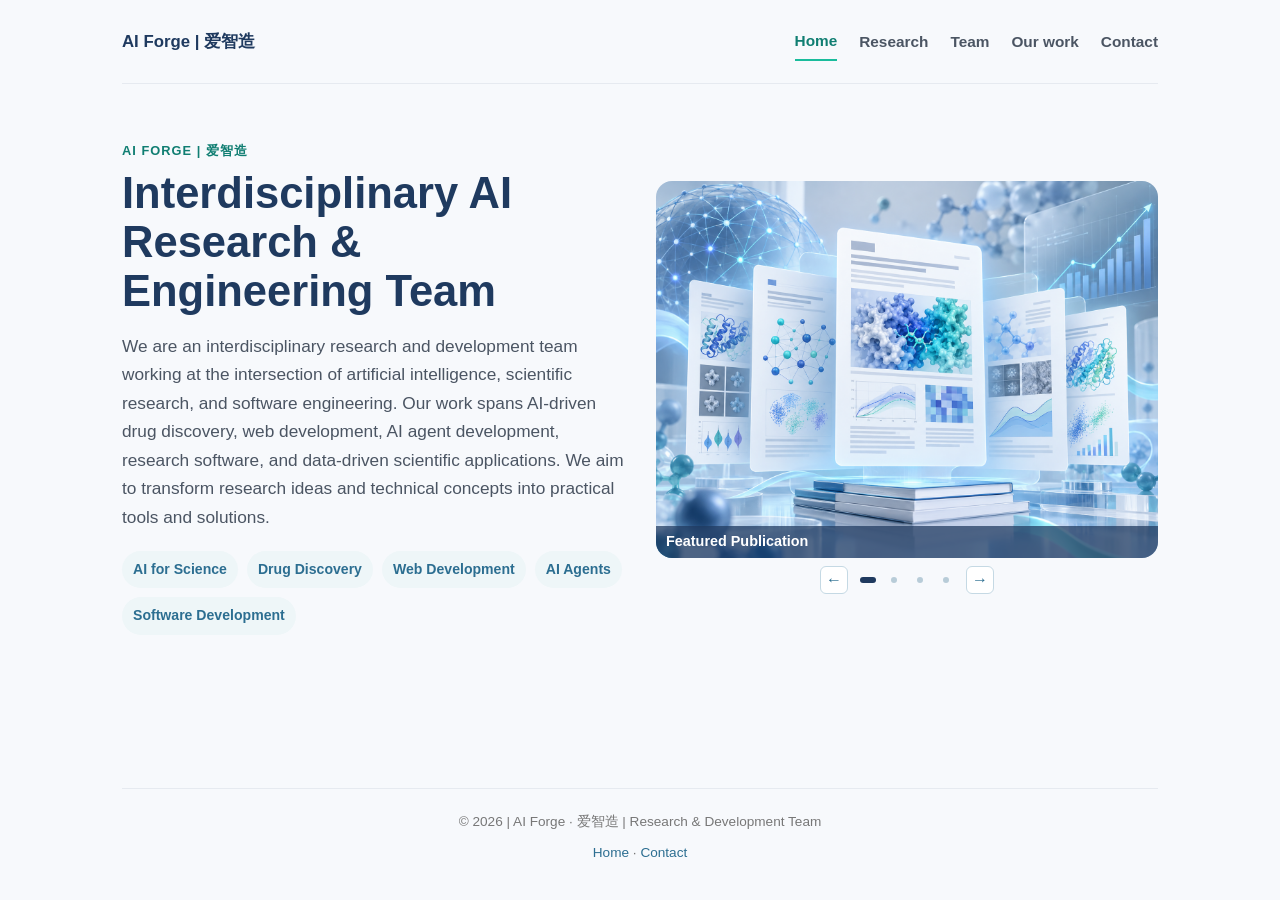
<file: index.html>
<!DOCTYPE html>
<html lang="en">
<head>
  <meta charset="UTF-8">
  <meta name="viewport" content="width=device-width, initial-scale=1.0">
  <meta name="theme-color" content="#1f3a5f">
  <meta name="description" content="AI Forge | 爱智造 — an interdisciplinary AI research and engineering team.">
  <title>AI Forge | 爱智造 — Research & Engineering Team</title>
  <link rel="icon" type="image/svg+xml" href="assets/mark.svg">
  <link rel="stylesheet" href="assets/team.css">
  <script src="assets/team-data.js" defer></script>
  <script src="assets/team.js" defer></script>
</head>
<body data-page="home">
  <a class="skip-link" href="#main">Skip to content</a>
  <header class="site-header">
    <nav class="nav" aria-label="Main navigation">
      <a class="brand" href="index.html">AI Forge | <span lang="zh-CN">爱智造</span></a>
      <button class="menu-toggle" type="button" aria-expanded="false" aria-controls="navigation-links" aria-label="Open navigation"><span></span><span></span></button>
      <div class="nav-links" id="navigation-links">
        <a href="index.html" aria-current="page">Home</a>
        <a href="research.html">Research</a>
        <a href="team.html">Team</a>
        <a href="outputs.html">Our work</a>
        <a href="contact.html">Contact</a>
      </div>
    </nav>
  </header>
  <main id="main">
    <section class="hero" id="about" aria-labelledby="hero-heading">
      <div class="hero-copy">
        <p class="eyebrow">AI Forge | <span lang="zh-CN">爱智造</span></p>
        <h1 id="hero-heading">Interdisciplinary AI Research & Engineering Team</h1>
        <p class="lead">We are an interdisciplinary research and development team working at the intersection of artificial intelligence, scientific research, and software engineering. Our work spans AI-driven drug discovery, web development, AI agent development, research software, and data-driven scientific applications. We aim to transform research ideas and technical concepts into practical tools and solutions.</p>
        <div class="pill-row"><span class="pill">AI for Science</span><span class="pill">Drug Discovery</span><span class="pill">Web Development</span><span class="pill">AI Agents</span><span class="pill">Software Development</span></div>
      </div>
      <section class="home-highlights" id="highlights" aria-label="Research and project highlights" aria-roledescription="carousel">
        <div class="highlight-carousel" id="highlight-carousel">
          <div class="highlight-slides" id="highlight-slides">
            <figure class="card highlight-card">
              <img class="highlight-image" src="assets/featured-publication.png" alt="Placeholder for a featured publication image" width="800" height="600" loading="lazy">
              <figcaption><h3>Featured Publication</h3></figcaption>
            </figure>
            <figure class="card highlight-card">
              <img class="highlight-image" src="assets/research-charts.png" alt="Placeholder for a research figure" width="800" height="600" loading="lazy">
              <figcaption><h3>Research Charts</h3></figcaption>
            </figure>
            <figure class="card highlight-card">
              <img class="highlight-image" src="assets/project-showcase.png" alt="Placeholder for a project showcase image" width="800" height="600" loading="lazy">
              <figcaption><h3>Project Showcase</h3></figcaption>
            </figure>
            <figure class="card highlight-card">
              <img class="highlight-image" src="assets/research-outcomes.png" alt="Placeholder for a research outcome image" width="800" height="600" loading="lazy">
              <figcaption><h3>Research Outcomes</h3></figcaption>
            </figure>
          </div>
          <div class="highlight-controls" hidden>
            <button class="highlight-previous" type="button" aria-label="Previous image" aria-controls="highlight-slides"><span aria-hidden="true">←</span></button>
            <div class="highlight-dots" role="group" aria-label="Choose an image"></div>
            <button class="highlight-next" type="button" aria-label="Next image" aria-controls="highlight-slides"><span aria-hidden="true">→</span></button>
          </div>
          <p class="highlight-status sr-only" role="status" aria-live="polite" aria-atomic="true"></p>
        </div>
      </section>
    </section>
  </main>
  <footer class="footer"><p>© <span id="copyright-year">2026</span> | AI Forge · <span lang="zh-CN">爱智造</span> | Research & Development Team</p><a href="index.html">Home</a> · <a href="contact.html">Contact</a></footer>
</body>
</html>
</file>
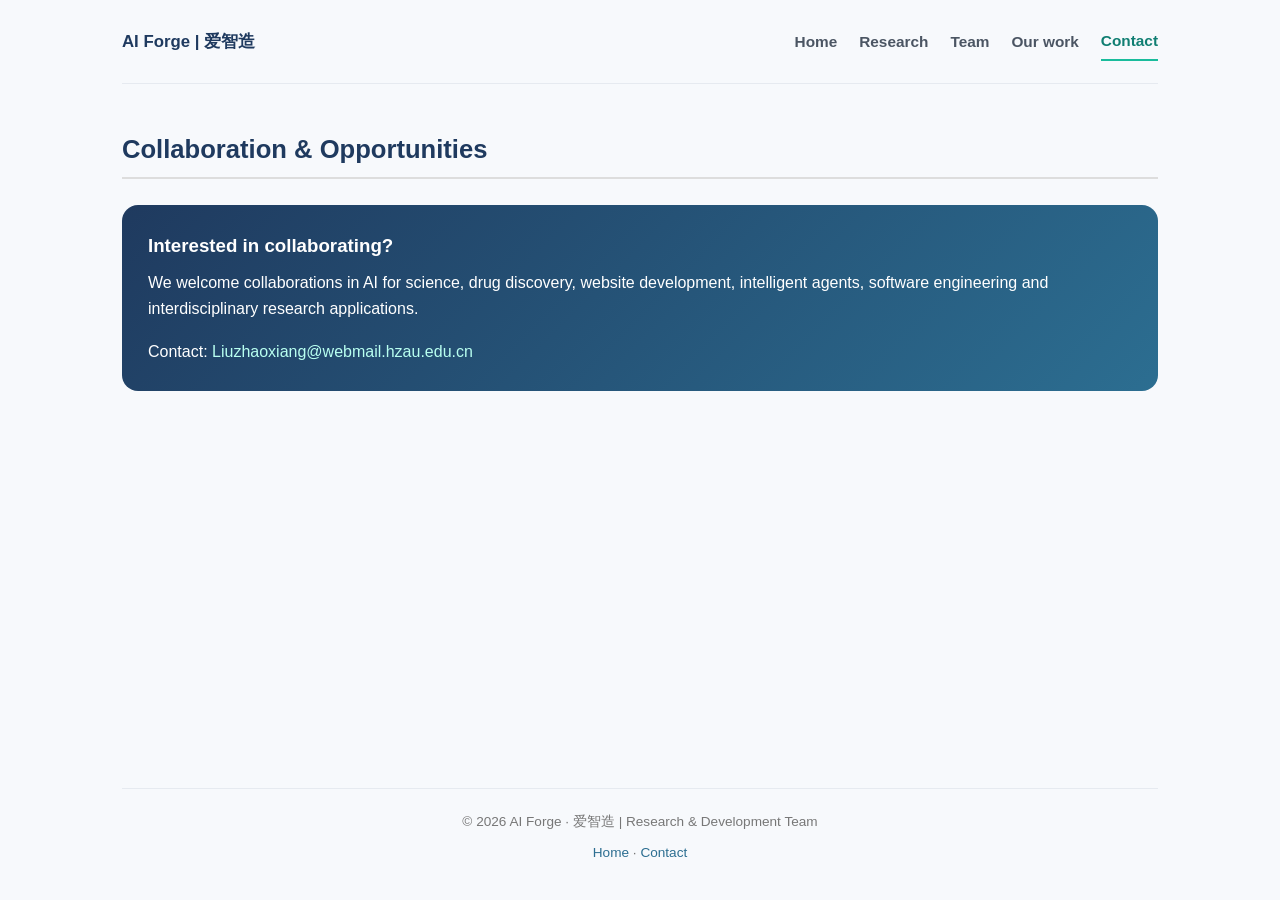
<file: contact.html>
<!DOCTYPE html>
<html lang="en">
<head>
  <meta charset="UTF-8">
  <meta name="viewport" content="width=device-width, initial-scale=1.0">
  <meta name="theme-color" content="#1f3a5f">
  <meta name="description" content="Contact AI Forge for interdisciplinary research and engineering collaborations.">
  <title>Contact | AI Forge · 爱智造</title>
  <link rel="icon" type="image/svg+xml" href="assets/mark.svg">
  <link rel="stylesheet" href="assets/team.css">
  <script src="assets/team-data.js" defer></script>
  <script src="assets/team.js" defer></script>
</head>
<body data-page="contact">
  <a class="skip-link" href="#main">Skip to content</a>
  <header class="site-header">
    <nav class="nav" aria-label="Main navigation">
      <a class="brand" href="index.html">AI Forge | <span lang="zh-CN">爱智造</span></a>
      <button class="menu-toggle" type="button" aria-expanded="false" aria-controls="navigation-links" aria-label="Open navigation"><span></span><span></span></button>
      <div class="nav-links" id="navigation-links">
        <a href="index.html">Home</a>
        <a href="research.html">Research</a>
        <a href="team.html">Team</a>
        <a href="outputs.html">Our work</a>
        <a href="contact.html" aria-current="page">Contact</a>
      </div>
    </nav>
  </header>
  <main id="main">
<section id="contact" aria-labelledby="contact-heading">
      <h1 class="page-title" id="contact-heading">Collaboration & Opportunities</h1>
      <div class="callout">
        <h3>Interested in collaborating?</h3>
        <p>We welcome collaborations in AI for science, drug discovery, website development, intelligent agents, software engineering and interdisciplinary research applications.</p>
        <p class="contact-address">Contact: <a class="email-link" href="mailto:Liuzhaoxiang@webmail.hzau.edu.cn">Liuzhaoxiang@webmail.hzau.edu.cn</a></p>
      </div>
    </section>
  </main>
  <footer class="footer"><p>© <span id="copyright-year">2026</span>  AI Forge · <span lang="zh-CN">爱智造</span> | Research & Development Team</p><a href="index.html">Home</a> · <a href="contact.html">Contact</a></footer>
</body>
</html>
</file>
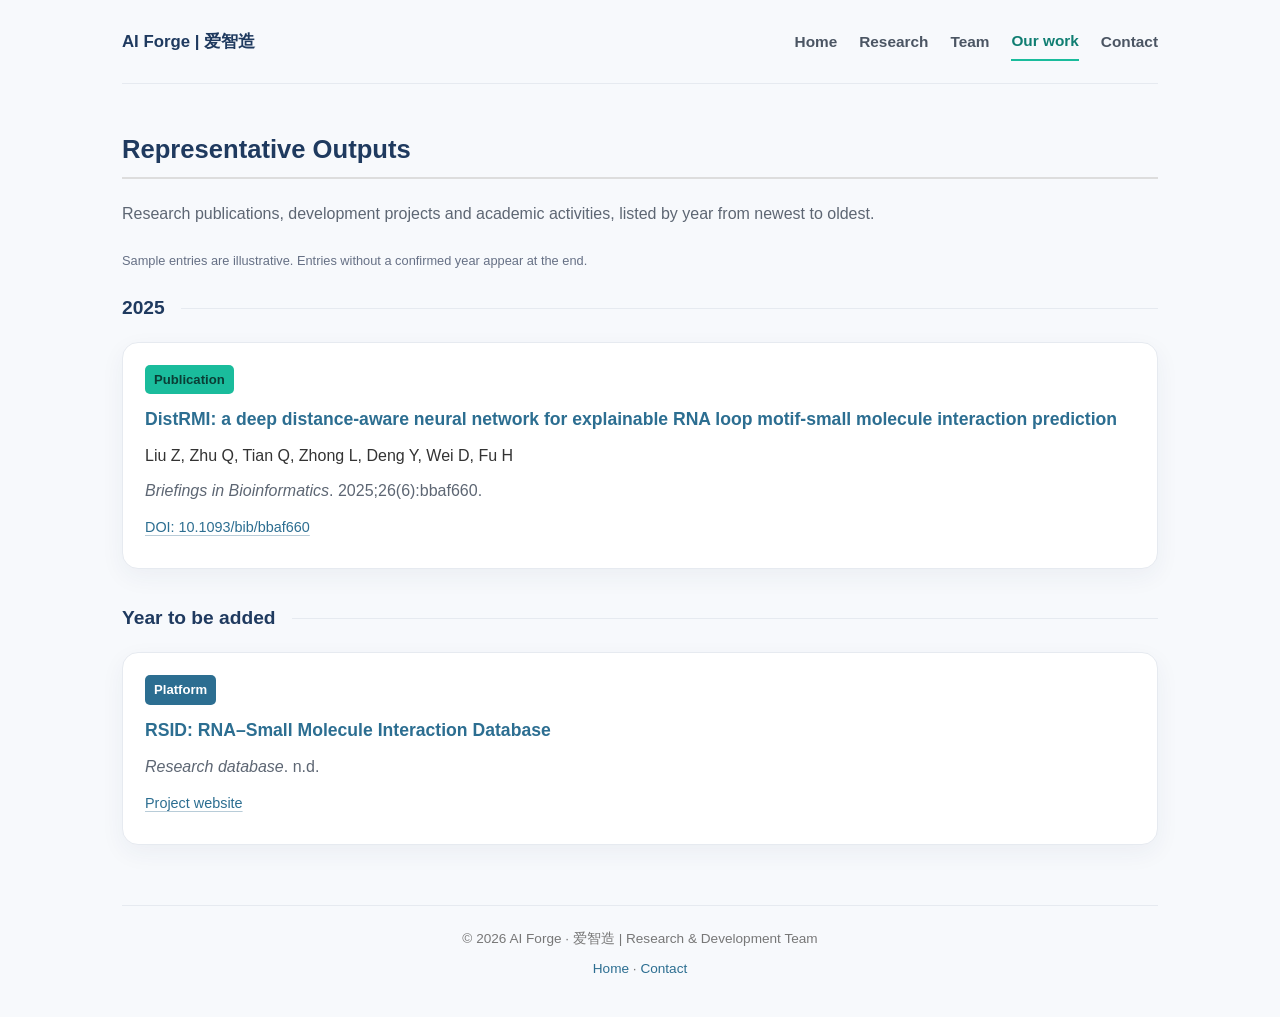
<file: outputs.html>
<!DOCTYPE html>
<html lang="en">
<head>
  <meta charset="UTF-8">
  <meta name="viewport" content="width=device-width, initial-scale=1.0">
  <meta name="theme-color" content="#1f3a5f">
  <meta name="description" content="Explore AI Forge publications, research platforms, software, and academic activities.">
  <title>Our work | AI Forge · 爱智造</title>
  <link rel="icon" type="image/svg+xml" href="assets/mark.svg">
  <link rel="stylesheet" href="assets/team.css">
  <script src="assets/team-data.js" defer></script>
  <script src="assets/team.js" defer></script>
</head>
<body data-page="outputs">
  <a class="skip-link" href="#main">Skip to content</a>
  <header class="site-header">
    <nav class="nav" aria-label="Main navigation">
      <a class="brand" href="index.html">AI Forge | <span lang="zh-CN">爱智造</span></a>
      <button class="menu-toggle" type="button" aria-expanded="false" aria-controls="navigation-links" aria-label="Open navigation"><span></span><span></span></button>
      <div class="nav-links" id="navigation-links">
        <a href="index.html">Home</a>
        <a href="research.html">Research</a>
        <a href="team.html">Team</a>
        <a href="outputs.html" aria-current="page">Our work</a>
        <a href="contact.html">Contact</a>
      </div>
    </nav>
  </header>
  <main id="main">
<section id="outputs" aria-labelledby="outputs-heading">
      <h1 class="page-title" id="outputs-heading">Representative Outputs</h1>
      <p class="section-intro">Research publications, development projects and academic activities, listed by year from newest to oldest.</p>
      <p class="demo-note">Sample entries are illustrative. Entries without a confirmed year appear at the end.</p>
      <div class="output-list" id="output-list"></div>
      <noscript><p>Liu Z, Zhu Q, Tian Q, Zhong L, Deng Y, Wei D, Fu H. DistRMI: a deep distance-aware neural network for explainable RNA loop motif-small molecule interaction prediction. <em>Briefings in Bioinformatics</em>. 2025;26(6):bbaf660. <a href="https://doi.org/10.1093/bib/bbaf660">DOI: 10.1093/bib/bbaf660</a>.</p><p><a href="http://rsid.hzau.edu.cn/">RSID: RNA–Small Molecule Interaction Database</a>. Enable JavaScript to view the full collection.</p></noscript>
    </section>
  </main>
  <footer class="footer"><p>© <span id="copyright-year">2026</span>  AI Forge · <span lang="zh-CN">爱智造</span> | Research & Development Team</p><a href="index.html">Home</a> · <a href="contact.html">Contact</a></footer>
</body>
</html>
</file>
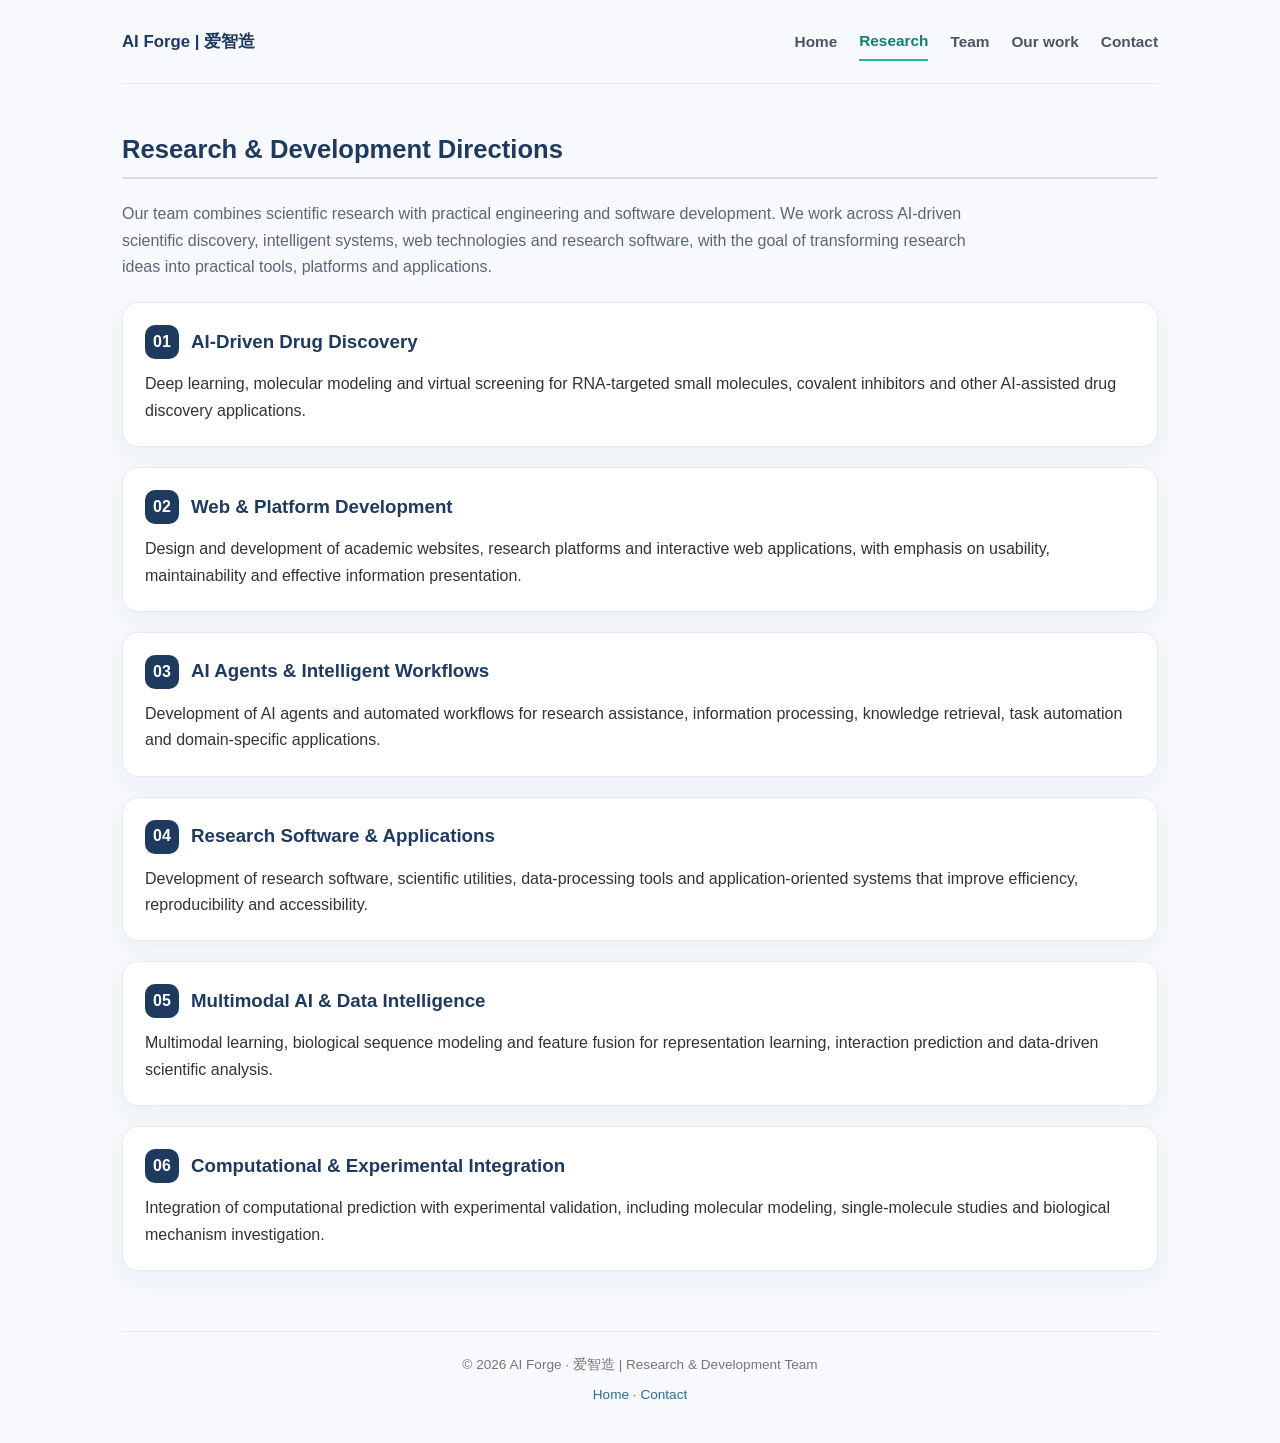
<file: research.html>
<!DOCTYPE html>
<html lang="en">
<head>
  <meta charset="UTF-8">
  <meta name="viewport" content="width=device-width, initial-scale=1.0">
  <meta name="theme-color" content="#1f3a5f">
  <meta name="description" content="Research and development directions at AI Forge: AI for science, drug discovery, intelligent agents, research platforms, and scientific software.">
  <title>Research | AI Forge · 爱智造</title>
  <link rel="icon" type="image/svg+xml" href="assets/mark.svg">
  <link rel="stylesheet" href="assets/team.css">
  <script src="assets/team-data.js" defer></script>
  <script src="assets/team.js" defer></script>
</head>
<body data-page="research">
  <a class="skip-link" href="#main">Skip to content</a>
  <header class="site-header">
    <nav class="nav" aria-label="Main navigation">
      <a class="brand" href="index.html">AI Forge | <span lang="zh-CN">爱智造</span></a>
      <button class="menu-toggle" type="button" aria-expanded="false" aria-controls="navigation-links" aria-label="Open navigation"><span></span><span></span></button>
      <div class="nav-links" id="navigation-links">
        <a href="index.html">Home</a>
        <a href="research.html" aria-current="page">Research</a>
        <a href="team.html">Team</a>
        <a href="outputs.html">Our work</a>
        <a href="contact.html">Contact</a>
      </div>
    </nav>
  </header>
  <main id="main">
<section id="research" aria-labelledby="research-heading">
      <h1 class="page-title" id="research-heading">Research & Development Directions</h1>
      <p class="section-intro">Our team combines scientific research with practical engineering and software development. We work across AI-driven scientific discovery, intelligent systems, web technologies and research software, with the goal of transforming research ideas into practical tools, platforms and applications.</p>
      <div class="research-grid">
        <article class="card research-card"><div class="number">01</div><h3>AI-Driven Drug Discovery</h3><p>Deep learning, molecular modeling and virtual screening for RNA-targeted small molecules, covalent inhibitors and other AI-assisted drug discovery applications.</p></article>
        <article class="card research-card"><div class="number">02</div><h3>Web & Platform Development</h3><p>Design and development of academic websites, research platforms and interactive web applications, with emphasis on usability, maintainability and effective information presentation.</p></article>
        <article class="card research-card"><div class="number">03</div><h3>AI Agents & Intelligent Workflows</h3><p>Development of AI agents and automated workflows for research assistance, information processing, knowledge retrieval, task automation and domain-specific applications.</p></article>
        <article class="card research-card"><div class="number">04</div><h3>Research Software & Applications</h3><p>Development of research software, scientific utilities, data-processing tools and application-oriented systems that improve efficiency, reproducibility and accessibility.</p></article>
        <article class="card research-card"><div class="number">05</div><h3>Multimodal AI & Data Intelligence</h3><p>Multimodal learning, biological sequence modeling and feature fusion for representation learning, interaction prediction and data-driven scientific analysis.</p></article>
        <article class="card research-card"><div class="number">06</div><h3>Computational & Experimental Integration</h3><p>Integration of computational prediction with experimental validation, including molecular modeling, single-molecule studies and biological mechanism investigation.</p></article>
      </div>
    </section>
  </main>
  <footer class="footer"><p>© <span id="copyright-year">2026</span>  AI Forge · <span lang="zh-CN">爱智造</span> | Research & Development Team</p><a href="index.html">Home</a> · <a href="contact.html">Contact</a></footer>
</body>
</html>
</file>
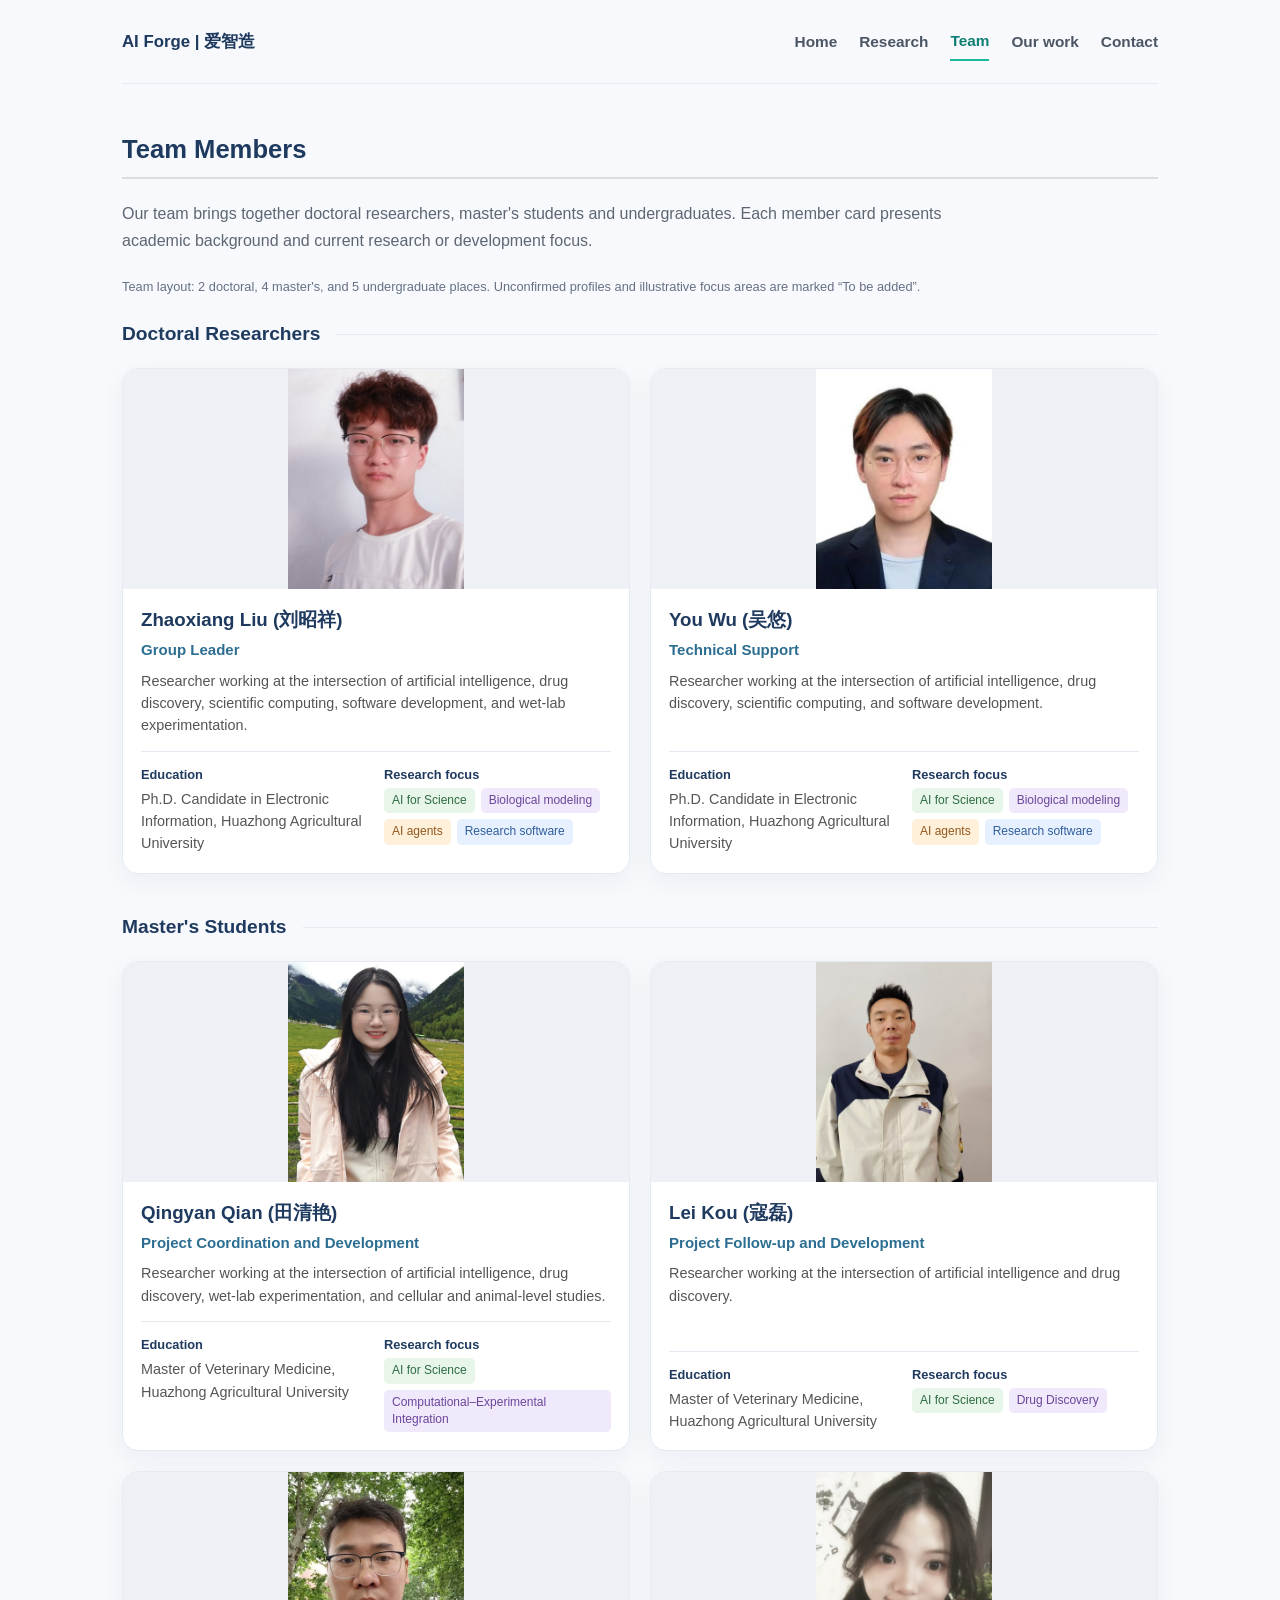
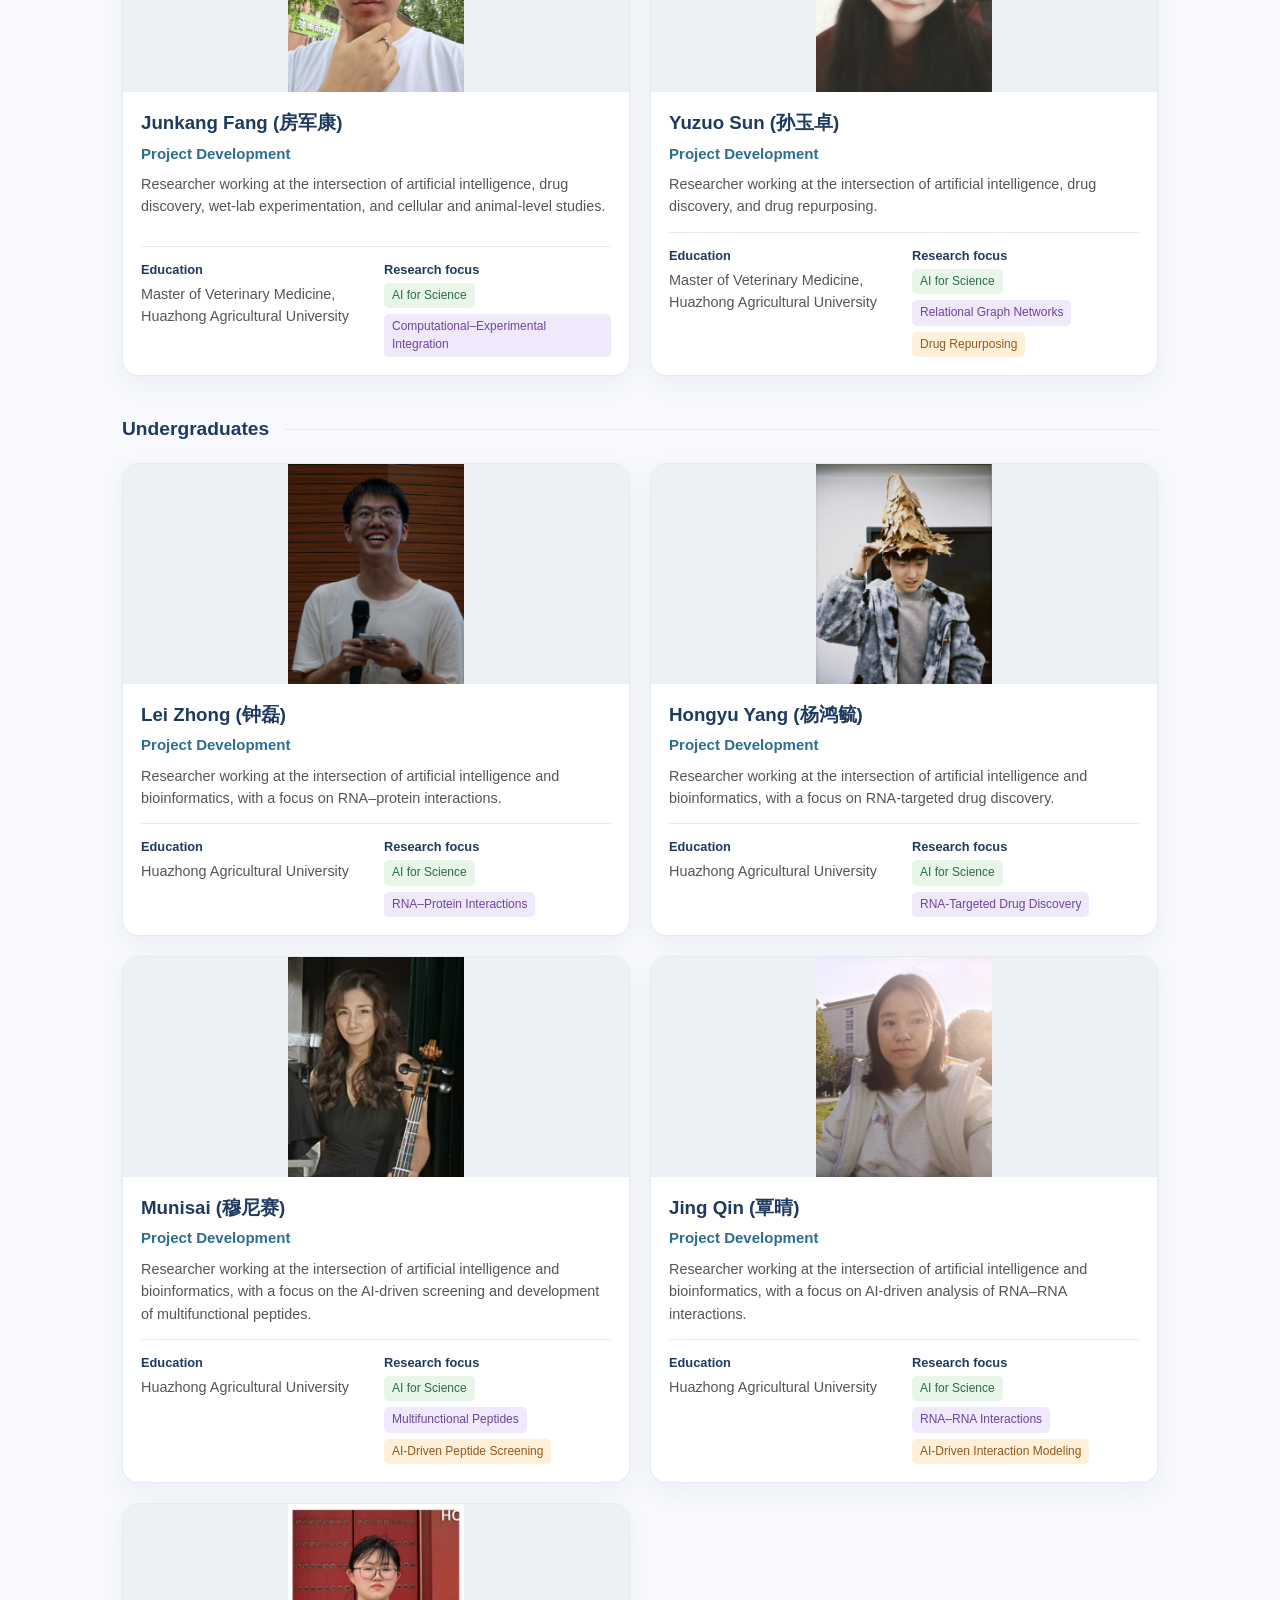
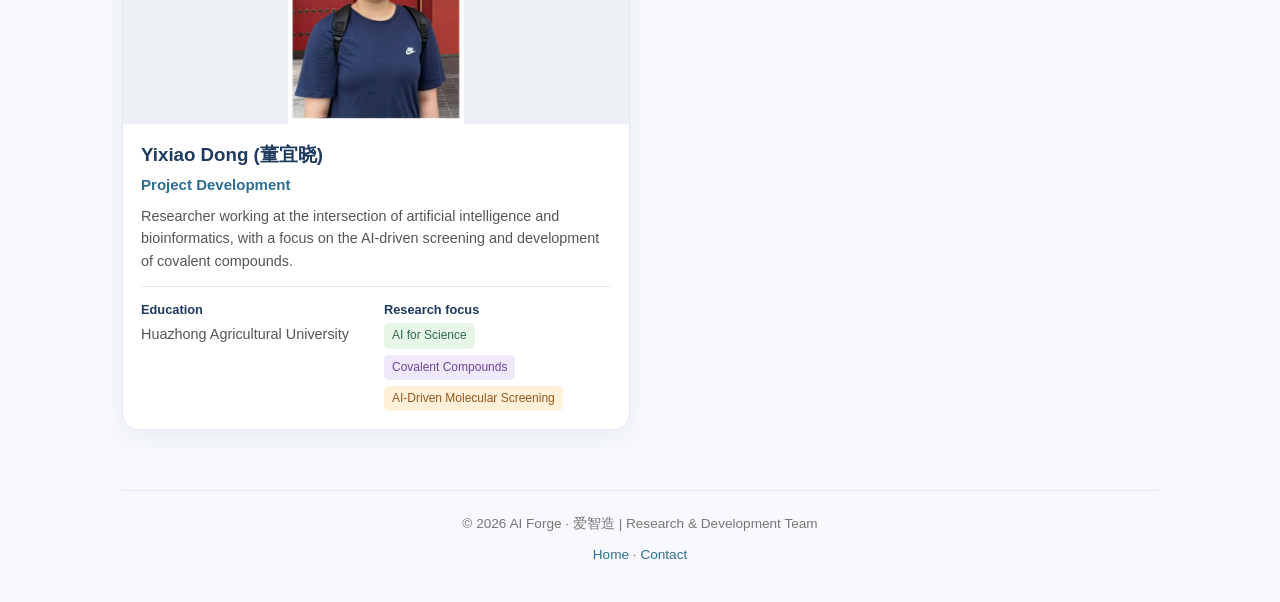
<file: team.html>
<!DOCTYPE html>
<html lang="en">
<head>
  <meta charset="UTF-8">
  <meta name="viewport" content="width=device-width, initial-scale=1.0">
  <meta name="theme-color" content="#1f3a5f">
  <meta name="description" content="Meet the doctoral researchers, master’s students, and undergraduates at AI Forge.">
  <title>Team | AI Forge · 爱智造</title>
  <link rel="icon" type="image/svg+xml" href="assets/mark.svg">
  <link rel="stylesheet" href="assets/team.css">
  <script src="assets/team-data.js" defer></script>
  <script src="assets/team.js" defer></script>
</head>
<body data-page="people">
  <a class="skip-link" href="#main">Skip to content</a>
  <header class="site-header">
    <nav class="nav" aria-label="Main navigation">
      <a class="brand" href="index.html">AI Forge | <span lang="zh-CN">爱智造</span></a>
      <button class="menu-toggle" type="button" aria-expanded="false" aria-controls="navigation-links" aria-label="Open navigation"><span></span><span></span></button>
      <div class="nav-links" id="navigation-links">
        <a href="index.html">Home</a>
        <a href="research.html">Research</a>
        <a href="team.html" aria-current="page">Team</a>
        <a href="outputs.html">Our work</a>
        <a href="contact.html">Contact</a>
      </div>
    </nav>
  </header>
  <main id="main">
<section id="people" aria-labelledby="people-heading">
      <h1 class="page-title" id="people-heading">Team Members</h1>
      <p class="section-intro">Our team brings together doctoral researchers, master's students and undergraduates. Each member card presents academic background and current research or development focus.</p>
      <p class="demo-note" id="composition-note">Team layout: 2 doctoral, 4 master's, and 4 undergraduate places. Unconfirmed profiles are marked “To be added”.</p>
      <section class="member-group" aria-labelledby="doctoral-heading">
        <h2 class="member-group-title" id="doctoral-heading">Doctoral Researchers</h2>
        <div class="member-grid" data-member-level="phd"></div>
      </section>
      <section class="member-group" aria-labelledby="masters-heading">
        <h2 class="member-group-title" id="masters-heading">Master's Students</h2>
        <div class="member-grid" data-member-level="masters"></div>
      </section>
      <section class="member-group" aria-labelledby="undergraduate-heading">
        <h2 class="member-group-title" id="undergraduate-heading">Undergraduates</h2>
        <div class="member-grid" data-member-level="undergrad"></div>
      </section>
      <noscript><p>Zhaoxiang Liu — Ph.D. Candidate in Electronic Information, Huazhong Agricultural University. Focus: AI-driven drug discovery, scientific computing, and research software. Enable JavaScript to view the full illustrative team layout.</p></noscript>
    </section>
  </main>
  <footer class="footer"><p>© <span id="copyright-year">2026</span>  AI Forge · <span lang="zh-CN">爱智造</span> | Research & Development Team</p><a href="index.html">Home</a> · <a href="contact.html">Contact</a></footer>
</body>
</html>
</file>
<file: assets/team.css>
@charset "UTF-8";

/* Preserve the palette, typography, width, and card treatment of the original demo. */
:root {
  --primary: #1f3a5f;
  --secondary: #2c6e91;
  --accent: #1abc9c;
  --bg: #f7f9fc;
  --text: #333;
  --muted: #667085;
  --card: #fff;
  --line: #e6eaf0;
  --soft: #eef6f8;
}
* { box-sizing: border-box; }
html { scroll-behavior: smooth; }
body {
  font-family: "Segoe UI", Roboto, Arial, sans-serif;
  max-width: 1080px;
  min-height: 100vh;
  margin: auto;
  padding: 0 22px 36px;
  background: var(--bg);
  color: var(--text);
  font-size: 1rem;
  line-height: 1.65;
  display: flex;
  flex-direction: column;
}
main { flex: 1; min-width: 0; }
a { color: var(--secondary); text-decoration: none; transition: color .2s, background .2s; }
a:hover { color: var(--accent); }
button, input { font: inherit; }
button { cursor: pointer; color: inherit; }
button, input, a { -webkit-tap-highlight-color: transparent; }
button:focus-visible, a:focus-visible, input:focus-visible { outline: 3px solid var(--secondary); outline-offset: 4px; }
[hidden] { display: none !important; }
.sr-only { position: absolute; width: 1px; height: 1px; overflow: hidden; clip: rect(0,0,0,0); white-space: nowrap; }
.skip-link { position: fixed; z-index: 30; top: 12px; left: 12px; transform: translateY(-160%); background: var(--primary); color: white; padding: 10px 16px; border-radius: 8px; }
.skip-link:focus { transform: translateY(0); }
.nav { display: flex; justify-content: space-between; align-items: center; gap: 20px; padding: 22px 0; border-bottom: 1px solid var(--line); }
.brand { font-size: 1.05rem; font-weight: 700; color: var(--primary); white-space: nowrap; }
.nav-links { display: flex; align-items: center; gap: 22px; font-size: .96rem; }
.nav-links a { color: #4b5563; font-weight: 600; padding: 6px 0; }
.nav-links a[aria-current="page"], .nav-links a:hover { color: #107e72; }
.nav-links a[aria-current="page"] { border-bottom: 2px solid var(--accent); }
.menu-toggle { display: none; }
h1, h2, h3 { color: var(--primary); }
h1 { margin: 0 0 16px; font-size: clamp(2.1rem,5vw,3.5rem); line-height: 1.08; }
h2, .page-title { margin: 48px 0 22px; padding-bottom: 9px; border-bottom: 2px solid #ddd; font-size: 1.6rem; line-height: 1.4; }
h3 { margin: 0 0 8px; font-size: 1.17rem; }
p { margin: 0 0 16px; }
.hero { display: grid; grid-template-columns: repeat(2,minmax(0,1fr)); gap: 32px; align-items: center; padding: 56px 0 34px; }
.hero-copy, .home-highlights { min-width: 0; }
.hero h1 { font-size: clamp(2rem,3.4vw,2.8rem); line-height: 1.12; }
.eyebrow { margin: 0 0 8px; color: #107e72; font-weight: 700; letter-spacing: .08em; text-transform: uppercase; font-size: .8rem; }
.lead { font-size: 1.08rem; color: #4b5563; margin: 0; }
.pill-row { display: flex; flex-wrap: wrap; gap: 9px; margin-top: 20px; }
.pill { padding: 7px 11px; border-radius: 999px; background: var(--soft); color: var(--secondary); font-size: .88rem; font-weight: 600; }
.section-intro { max-width: 850px; color: #5d6673; margin-bottom: 22px; }
.research-grid, .member-grid { display: grid; gap: 20px; }
.research-grid { grid-template-columns: minmax(0,1fr); }
.member-grid { grid-template-columns: repeat(2,minmax(0,1fr)); }
.member-group + .member-group { margin-top: 40px; }
.member-group-title, .work-year-title { display: flex; align-items: center; gap: 16px; margin: 0 0 20px; padding: 0; border: 0; font-size: 1.2rem; }
.member-group-title::after, .work-year-title::after { content: ""; flex: 1; height: 1px; background: var(--line); }
.card, .member-card { background: var(--card); border: 1px solid var(--line); border-radius: 16px; padding: 22px; box-shadow: 0 8px 24px rgba(31,58,95,.055); }
.highlight-slides { display: grid; gap: 20px; }
.card.highlight-card { position: relative; margin: 0; padding: 0; border: 0; background: transparent; box-shadow: none; overflow: hidden; min-width: 0; }
.highlight-image { display: block; width: 100%; height: auto; }
.highlight-card figcaption { position: absolute; inset: auto 0 0; padding: 6px 10px; background: rgba(31,58,95,.72); }
.highlight-card figcaption h3 { margin: 0; color: white; font-size: .9rem; line-height: 1.35; font-weight: 600; }
.highlight-controls { display: flex; align-items: center; justify-content: center; gap: 8px; width: fit-content; max-width: 100%; margin: 8px auto 0; }
.highlight-previous, .highlight-next { display: inline-flex; align-items: center; justify-content: center; flex: 0 0 28px; width: 28px; height: 28px; padding: 0; border: 1px solid #c5d9e4; border-radius: 6px; background: var(--card); color: var(--secondary); font-size: 1rem; line-height: 1; }
.highlight-previous:hover, .highlight-next:hover { background: var(--soft); }
.highlight-dots { display: flex; align-items: center; justify-content: center; flex-wrap: wrap; gap: 2px; }
.highlight-dot { display: inline-flex; align-items: center; justify-content: center; width: 24px; height: 28px; padding: 0; border: 0; background: transparent; }
.highlight-dot::before { content: ""; width: 6px; height: 6px; border-radius: 999px; background: #b8ccd8; transition: width .2s, background .2s; }
.highlight-dot[aria-pressed="true"]::before { width: 16px; background: var(--primary); }
.research-card { display: grid; grid-template-columns: 34px minmax(0,1fr); gap: 12px; align-items: center; }
.research-card .number { display: inline-flex; align-items: center; justify-content: center; width: 34px; height: 34px; border-radius: 10px; background: var(--primary); color: white; font-weight: 700; }
.research-card h3 { margin: 0; }
.research-card p { grid-column: 1 / -1; margin-bottom: 0; }
.demo-note { color: var(--muted); font-size: .8rem; margin: 14px 0 24px; }
.member-card { padding: 0; overflow: hidden; display: flex; flex-direction: column; min-width: 0; }
.member-avatar { height: 220px; flex-shrink: 0; position: relative; display: flex; align-items: center; justify-content: center; background: #edf1f5; color: var(--secondary); }
.member-initials { font-size: 3.4rem; font-weight: 600; }
.member-degree { position: absolute; top: 14px; right: 14px; background: var(--card); padding: 3px 8px; border-radius: 6px; font-size: .75rem; color: var(--secondary); }
.member-avatar-caption { position: absolute; bottom: 14px; left: 16px; font-size: .75rem; color: var(--muted); }
.member-photo { position: absolute; inset: 0; width: 100%; height: 100%; object-fit: contain; background: #edf1f5; }
.member-info { padding: 18px; display: flex; flex: 1; flex-direction: column; }
.member-info h3 { margin-bottom: 6px; line-height: 1.4; overflow-wrap: break-word; }
.member-role { color: var(--secondary); font-weight: 700; margin: 0 0 8px; font-size: .94rem; line-height: 1.5; }
.member-description { color: #555; margin: 0 0 14px; font-size: .9rem; line-height: 1.55; }
.member-meta { display: grid; grid-template-columns: repeat(2,minmax(0,1fr)); align-items: start; gap: 16px; margin: auto 0 0; padding-top: 12px; border-top: 1px solid var(--line); }
.member-meta > div { display: grid; gap: 3px; min-width: 0; }
.member-meta dt { color: var(--primary); font-size: .8rem; font-weight: 700; }
.member-meta dd { margin: 0; color: #555; font-size: .9rem; line-height: 1.55; overflow-wrap: break-word; }
.member-tags { display: flex; flex-wrap: wrap; gap: 6px; }
.member-tags span { max-width: 100%; padding: 4px 8px; border-radius: 5px; background: #e8f5e9; color: #2e6c44; font-size: .75rem; line-height: 1.45; overflow-wrap: anywhere; }
.member-tags span:nth-child(4n + 2) { background: #f0e8fb; color: #6b469a; }
.member-tags span:nth-child(4n + 3) { background: #fff0da; color: #92581d; }
.member-tags span:nth-child(4n + 4) { background: #e6f0ff; color: #315e9c; }
.pending-badge, .sample-badge { display: inline-block; align-self: flex-start; background: var(--soft); border: 1px solid #c5d9e4; padding: 2px 8px; border-radius: 5px; color: var(--secondary); font-size: .75rem; }
.work-year-group + .work-year-group { margin-top: 36px; }
.work-year-entries { display: grid; gap: 20px; }
.output-item { min-width: 0; }
.output-meta { display: flex; flex-wrap: wrap; align-items: center; gap: 10px; margin-bottom: 12px; }
.type-label { display: inline-block; background: var(--secondary); color: white; padding: 4px 9px; border-radius: 5px; font-size: .82rem; font-weight: 700; }
.output-item[data-output-type="publication"] .type-label { background: var(--accent); color: #0a3d35; }
.output-title { color: var(--secondary); font-size: 1.1rem; line-height: 1.55; margin-bottom: 10px; overflow-wrap: anywhere; }
.output-authors { margin-bottom: 8px; }
.output-publication { margin: 0; color: #5d6673; overflow-wrap: anywhere; }
.reference-links { display: flex; flex-wrap: wrap; align-items: center; gap: 4px 20px; margin-top: 6px; font-size: .9rem; }
.reference-links a { max-width: 100%; padding: 6px 0; overflow-wrap: anywhere; text-decoration: underline; text-underline-offset: 3px; text-decoration-color: #b8ccd8; }
.reference-pending { color: var(--muted); font-size: .83rem; }
.callout { margin-top: 26px; padding: 26px; border-radius: 16px; background: linear-gradient(135deg,#1f3a5f,#2c6e91); color: white; }
.callout h3 { color: white; }
.callout a { color: #b8fff0; }
.callout a:hover { text-decoration: underline; }
.contact-address { overflow-wrap: anywhere; margin-bottom: 0; }
.footer { margin-top: 60px; text-align: center; font-size: .85rem; color: #777; border-top: 1px solid var(--line); padding-top: 22px; }
.footer p { margin-bottom: 8px; }
.footer a { font-size: .85rem; }
noscript p { padding: 18px; border: 1px solid var(--line); border-radius: 8px; background: var(--card); }

@media (max-width: 850px) {
  .hero { grid-template-columns: minmax(0,1fr); gap: 32px; }
  .nav-links { gap: 15px; }
  .brand { font-size: 1rem; }
}
@media (max-width: 760px) {
  .member-grid { grid-template-columns: minmax(0,1fr); }
}
@media (max-width: 720px) {
  .nav { flex-wrap: wrap; gap: 14px; padding-block: 16px; }
  .nav-links { width: 100%; gap: 10px 18px; flex-wrap: wrap; font-size: .9rem; }
  .is-ready .nav-links { display: none; }
  .is-ready .site-header[data-menu-open] .nav-links { display: flex; }
  .is-ready .menu-toggle { display: flex; flex-direction: column; justify-content: center; align-items: center; gap: 6px; width: 44px; height: 44px; border: 1px solid #c5d9e4; border-radius: 8px; background: var(--card); }
  .menu-toggle span { width: 18px; height: 2px; background: var(--primary); transition: transform .2s; }
  .menu-toggle[aria-expanded="true"] span:first-child { transform: translateY(4px) rotate(45deg); }
  .menu-toggle[aria-expanded="true"] span:last-child { transform: translateY(-4px) rotate(-45deg); }
}
@media (max-width: 620px) {
  body { padding: 0 16px 28px; }
  .hero { padding-top: 38px; }
  h1 { line-height: 1.15; }
  .page-title { margin-top: 32px; font-size: 1.5rem; }
  .research-grid, .member-grid { grid-template-columns: 1fr; }
  .card { padding: 20px; }
  .callout { padding: 22px; }
}
@media (prefers-reduced-motion: reduce) {
  html { scroll-behavior: auto; }
  *, *::before, *::after { transition: none !important; animation: none !important; }
}
</file>
